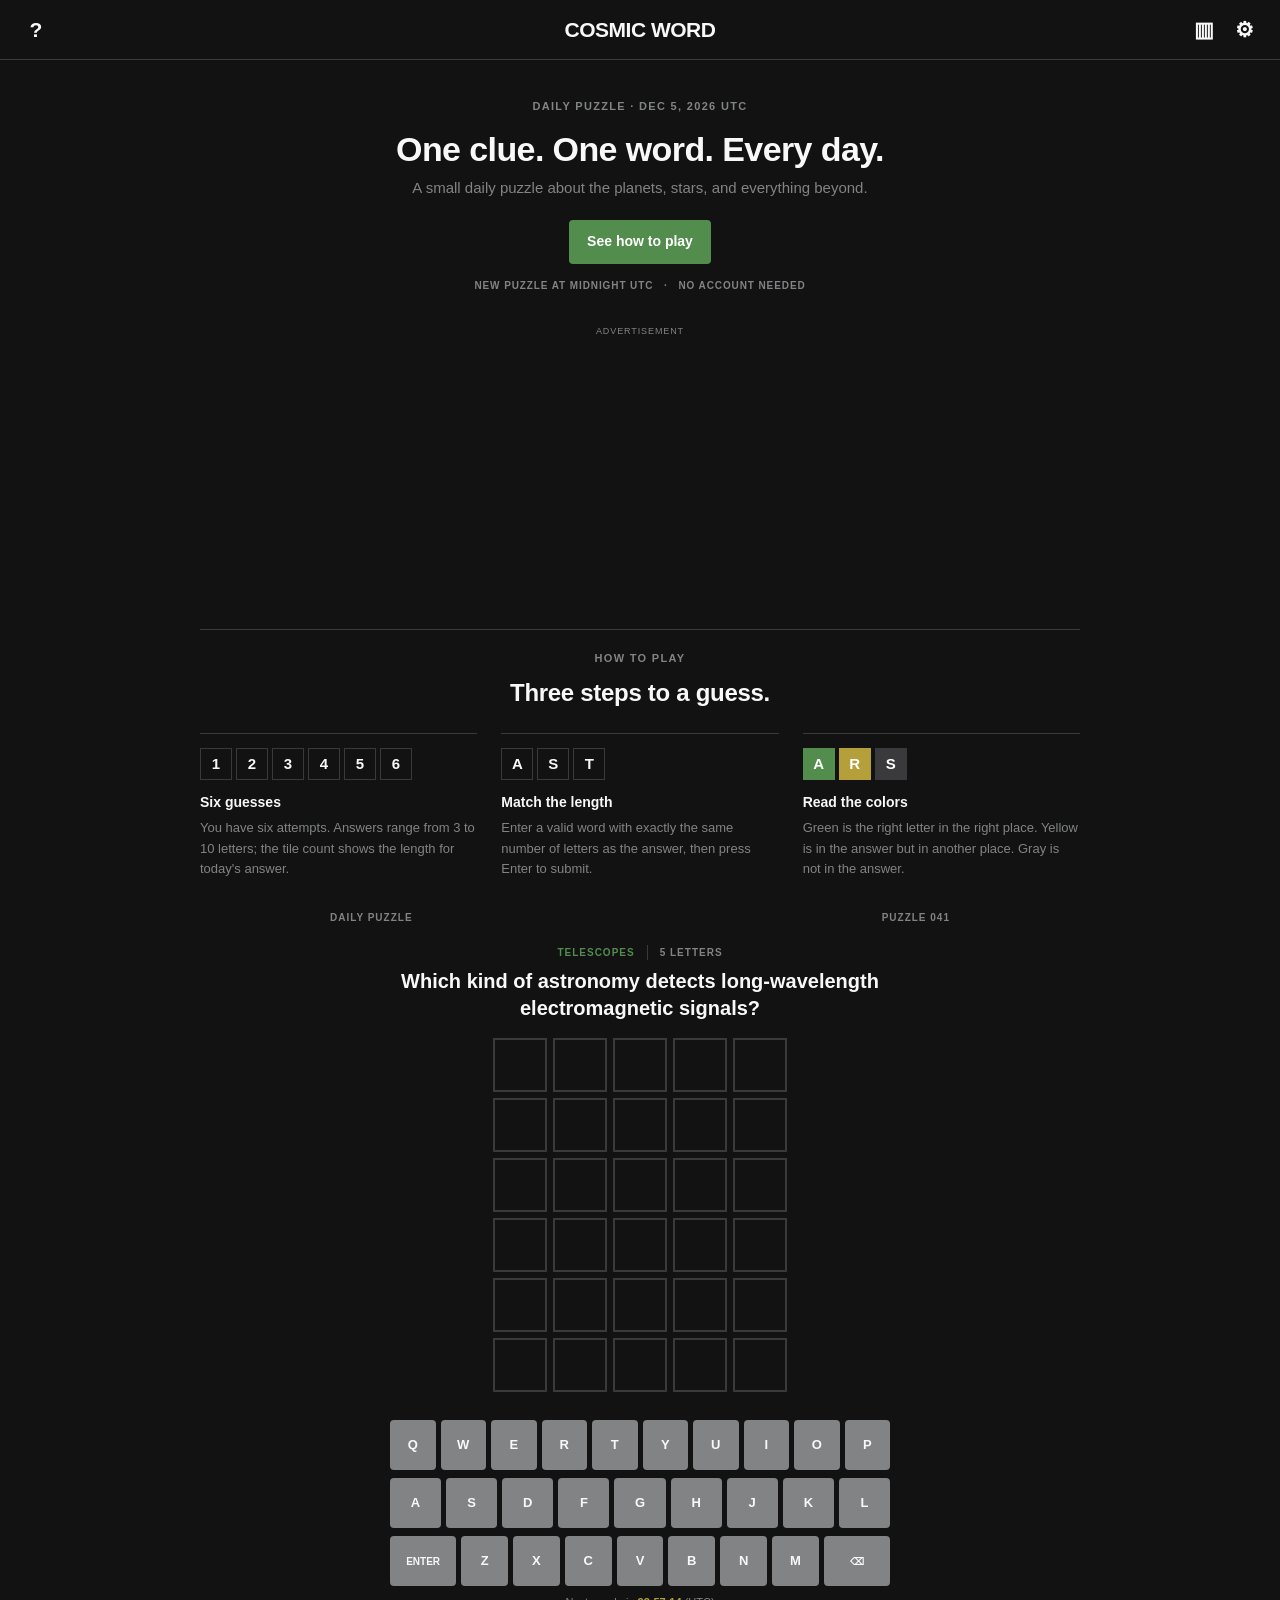
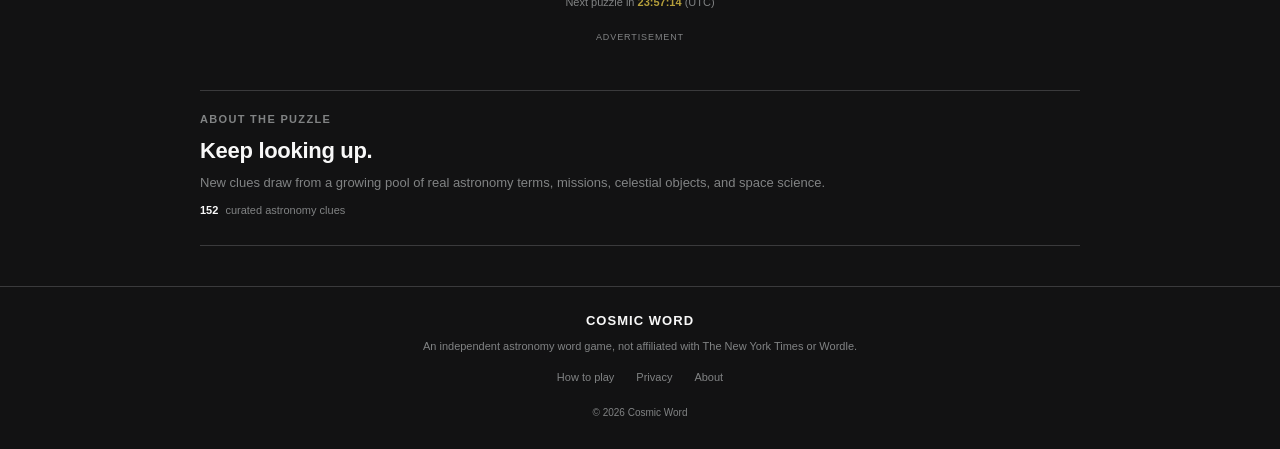
<file: index.html>
<!doctype html>
<html lang="en">
<head>
<meta name="google-adsense-account" content="ca-pub-3481499915866740">
<meta charset="utf-8">
<meta name="viewport" content="width=device-width,initial-scale=1">
<meta name="theme-color" content="#121213">
<meta name="description" content="A daily astronomy word puzzle. Solve today's clue in six tries.">
<title>Cosmic Word — Daily Astronomy Puzzle</title>
<script async src="https://pagead2.googlesyndication.com/pagead/js/adsbygoogle.js?client=ca-pub-3481499915866740" crossorigin="anonymous"></script>
<link rel="icon" href="assets/favicon.svg" type="image/svg+xml">
<link rel="stylesheet" href="styles.css">
</head>
<body class="dark">
<header class="topbar">
  <button class="icon-button" id="helpButton" aria-label="How to play" title="How to play">?</button>
  <a class="brand" href="./" aria-label="Cosmic Word home">COSMIC WORD</a>
  <nav class="header-actions" aria-label="Game options">
    <button class="icon-button" id="statsButton" aria-label="Statistics" title="Statistics">▥</button>
    <button class="icon-button" id="settingsButton" aria-label="Settings" title="Settings">⚙</button>
  </nav>
</header>
<main>
  <section class="hero" id="home">
    <p class="eyebrow" id="todayDate">DAILY PUZZLE</p>
    <h1>One clue. One word. Every day.</h1>
    <p class="lede">A small daily puzzle about the planets, stars, and everything beyond.</p>
    <button class="primary-button" id="launchButton">See how to play</button>
    <p class="microcopy">NEW PUZZLE AT MIDNIGHT UTC <span>·</span> NO ACCOUNT NEEDED</p>
  </section>

  <!-- Adsterra Banner 300x250: generated for cosmic-word.anvian.workers.dev. -->
  <div class="ad-slot ad-hero adsterra-banner" id="ad-hero-wrapper" aria-label="Advertisement">
    <div class="ad-label">ADVERTISEMENT</div>
    <div class="ad-inner ad-inner-banner" id="adsterra-banner-300x250">
      <script>
        atOptions = {
          'key' : 'a68e0cfa9732bb78490c968960159d76',
          'format' : 'iframe',
          'height' : 250,
          'width' : 300,
          'params' : {}
        };
      </script>
      <script src="https://bicea.org/22/a68e0cfa9732bb78490c968960159d76"></script>
    </div>
  </div>

  <section class="how-section" id="how" aria-labelledby="howTitle">
    <div class="section-heading"><p class="eyebrow">HOW TO PLAY</p><h2 id="howTitle">Three steps to a guess.</h2></div>
    <div class="instruction-cards">
      <article class="instruction-card">
        <div class="example" role="img" aria-label="Six attempts, numbered one through six"><b>1</b><b>2</b><b>3</b><b>4</b><b>5</b><b>6</b></div>
        <h3>Six guesses</h3><p>You have six attempts. Answers range from 3 to 10 letters; the tile count shows the length for today's answer.</p>
      </article>
      <article class="instruction-card">
        <div class="example" role="img" aria-label="Three example letter tiles"><b>A</b><b>S</b><b>T</b></div>
        <h3>Match the length</h3><p>Enter a valid word with exactly the same number of letters as the answer, then press Enter to submit.</p>
      </article>
      <article class="instruction-card">
        <div class="example" role="img" aria-label="Green, yellow and gray feedback tiles"><b class="example-green">A</b><b class="example-yellow">R</b><b class="example-gray">S</b></div>
        <h3>Read the colors</h3><p>Green is the right letter in the right place. Yellow is in the answer but in another place. Gray is not in the answer.</p>
      </article>
    </div>
  </section>

  <section class="game-section" id="game" aria-label="Daily word puzzle">
    <div class="mission-line"><span>DAILY PUZZLE</span><span id="missionNumber">PUZZLE 001</span></div>
    <div class="clue-panel">
      <div class="clue-meta"><span id="puzzleTopic">ASTRONOMY</span><span id="puzzleLength">4 LETTERS</span></div>
      <h2 id="puzzleQuestion">Loading today's clue…</h2>
    </div>
    <div class="board" id="board" role="grid" aria-label="Guess grid"></div>
    <div class="keyboard" id="keyboard" aria-label="On-screen keyboard"></div>
    <p class="game-result" id="gameResult" role="status" hidden></p>
    <p class="reset-note">Next puzzle in <span id="countdown">--:--:--</span> (UTC)</p>
  </section>

  <!-- Adsterra Native Banner: generated for cosmic-word.anvian.workers.dev. -->
  <div class="ad-slot ad-native" id="ad-native-wrapper" aria-label="Advertisement">
    <div class="ad-label">ADVERTISEMENT</div>
    <div class="ad-inner ad-inner-native">
      <script async="async" data-cfasync="false" src="https://bicea.org/21/de8188ea1f72de11d89957d0cc34f97f"></script>
      <div id="container-de8188ea1f72de11d89957d0cc34f97f"></div>
    </div>
  </div>

  <section class="curiosity">
    <p class="eyebrow">ABOUT THE PUZZLE</p>
    <h2>Keep looking up.</h2>
    <p>New clues draw from a growing pool of real astronomy terms, missions, celestial objects, and space science.</p>
    <p class="word-count"><strong id="wordCount">152</strong> curated astronomy clues</p>
  </section>
</main>

<footer>
  <div class="footer-brand">COSMIC WORD</div>
  <p>An independent astronomy word game, not affiliated with The New York Times or Wordle.</p>
  <nav><a href="#how">How to play</a><a href="privacy.html">Privacy</a><a href="about.html">About</a></nav>
  <small>© <span id="year"></span> Cosmic Word</small>
</footer>

<dialog id="helpDialog" class="modal">
  <form method="dialog">
    <button class="close-button" aria-label="Close">×</button>
    <p class="eyebrow">HOW TO PLAY</p><h2>Find today's word</h2>
    <p>Read the astronomy clue and match the letter count shown above the grid. Answers range from 3 to 10 letters. Enter a valid word of that length; you have six guesses.</p>
    <p><b class="inline-correct">Green</b> means the letter is correct and in the right place. <b class="inline-present">Yellow</b> means the letter belongs elsewhere. <b class="inline-absent">Gray</b> means the letter is not in the answer.</p>
    <p>A new clue and answer arrive at midnight UTC. Your progress is saved in this browser.</p>
    <button class="primary-button">Got it</button>
  </form>
</dialog>

<dialog id="statsDialog" class="modal">
  <form method="dialog">
    <button class="close-button" aria-label="Close">×</button>
    <p class="eyebrow">YOUR RECORD</p><h2>Statistics</h2>
    <div class="stats-grid">
      <div><strong id="played">0</strong><small>PLAYED</small></div>
      <div><strong id="winRate">0%</strong><small>WIN RATE</small></div>
      <div><strong id="streak">0</strong><small>STREAK</small></div>
      <div><strong id="bestStreak">0</strong><small>BEST STREAK</small></div>
    </div>
    <h3>Guess distribution</h3><div id="distribution" class="distribution"></div>
    <button class="primary-button" id="shareButton" type="button">Share results</button>
    <p class="status" id="shareStatus" aria-live="polite"></p>
    <button class="secondary-button">Close</button>
  </form>
</dialog>

<dialog id="settingsDialog" class="modal">
  <form method="dialog">
    <button class="close-button" aria-label="Close">×</button>
    <p class="eyebrow">PREFERENCES</p><h2>Settings</h2>
    <label class="setting"><span>Dark theme</span><input type="checkbox" id="darkToggle"></label>
    <label class="setting"><span>High-contrast tiles</span><input type="checkbox" id="contrastToggle"></label>
    <button class="primary-button" id="saveSettings" type="button">Save settings</button>
  </form>
</dialog>
<div id="toast" class="toast" role="status" aria-live="polite"></div>
<script src="words.js"></script>
<script src="app.js"></script>
</body>
</html>
</file>
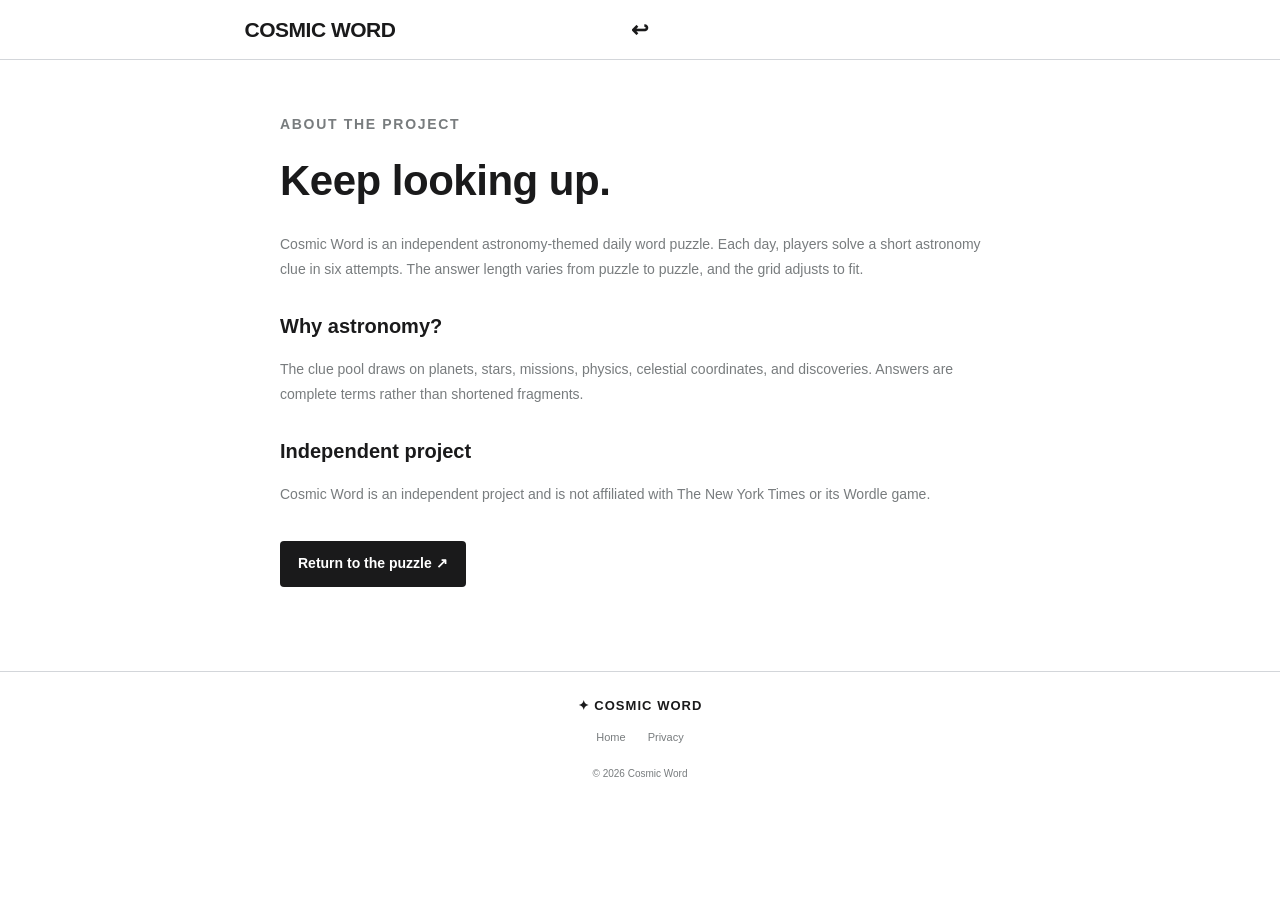
<file: about.html>
<!doctype html><html lang="en"><head>
<meta name="google-adsense-account" content="ca-pub-3481499915866740"><meta charset="utf-8"><meta name="viewport" content="width=device-width,initial-scale=1"><meta name="theme-color" content="#ffffff"><title>About Cosmic Word</title><script async src="https://pagead2.googlesyndication.com/pagead/js/adsbygoogle.js?client=ca-pub-3481499915866740" crossorigin="anonymous"></script><link rel="stylesheet" href="styles.css"></head><body><header class="topbar"><a class="brand" href="./" aria-label="Cosmic Word home">COSMIC WORD</a><a class="icon-button" href="./" aria-label="Back home">↩</a></header><main class="content-page"><p class="eyebrow">ABOUT THE PROJECT</p><h1>Keep looking up.</h1><p>Cosmic Word is an independent astronomy-themed daily word puzzle. Each day, players solve a short astronomy clue in six attempts. The answer length varies from puzzle to puzzle, and the grid adjusts to fit.</p><h2>Why astronomy?</h2><p>The clue pool draws on planets, stars, missions, physics, celestial coordinates, and discoveries. Answers are complete terms rather than shortened fragments.</p><h2>Independent project</h2><p>Cosmic Word is an independent project and is not affiliated with The New York Times or its Wordle game.</p><p><a class="primary-button inline-button" href="./">Return to the puzzle ↗</a></p></main><footer><div class="footer-brand">✦ COSMIC WORD</div><nav><a href="./">Home</a><a href="privacy.html">Privacy</a></nav><small>© <span id="year">2026</span> Cosmic Word</small></footer></body></html>
</file>
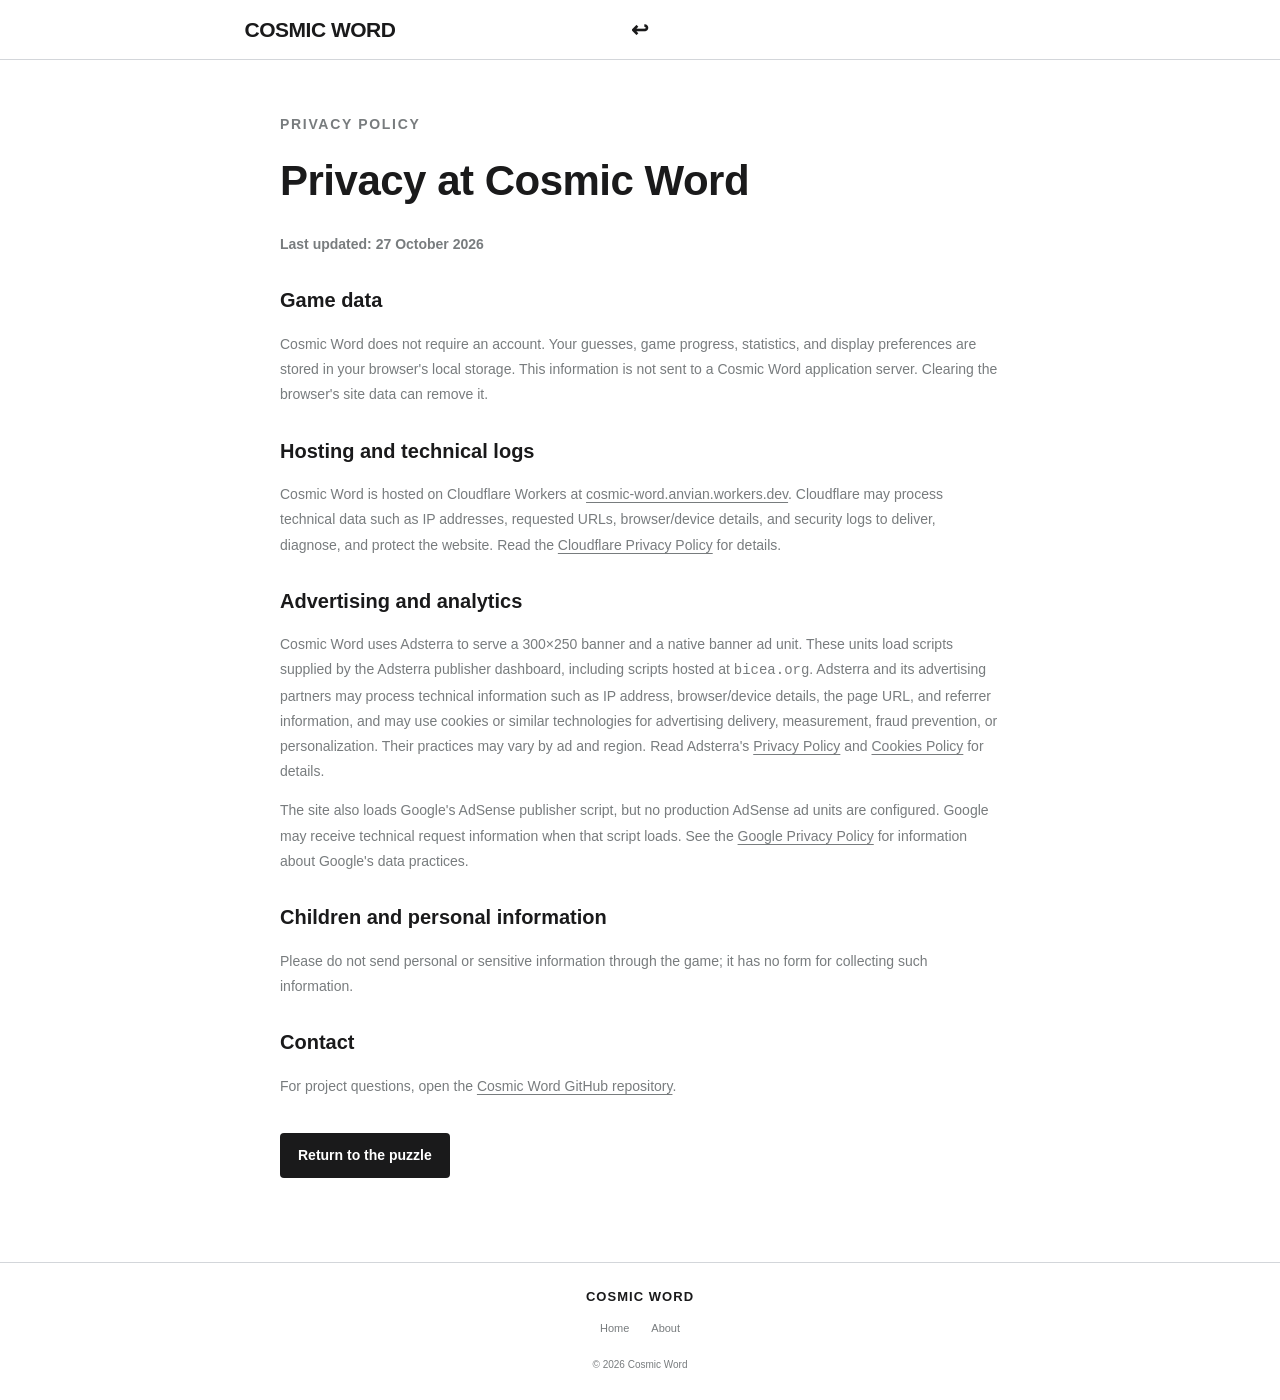
<file: privacy.html>
<!doctype html>
<html lang="en">
<head>
<meta name="google-adsense-account" content="ca-pub-3481499915866740">
<meta charset="utf-8">
<meta name="viewport" content="width=device-width,initial-scale=1">
<meta name="theme-color" content="#ffffff">
<title>Privacy — Cosmic Word</title><script async src="https://pagead2.googlesyndication.com/pagead/js/adsbygoogle.js?client=ca-pub-3481499915866740" crossorigin="anonymous"></script>
<link rel="stylesheet" href="styles.css">
</head>
<body>
<header class="topbar">
  <a class="brand" href="./" aria-label="Cosmic Word home">COSMIC WORD</a>
  <a class="icon-button" href="./" aria-label="Back home">↩</a>
</header>
<main class="content-page">
  <p class="eyebrow">PRIVACY POLICY</p>
  <h1>Privacy at Cosmic Word</h1>
  <p><strong>Last updated: 27 October 2026</strong></p>
  <h2>Game data</h2>
  <p>Cosmic Word does not require an account. Your guesses, game progress, statistics, and display preferences are stored in your browser's local storage. This information is not sent to a Cosmic Word application server. Clearing the browser's site data can remove it.</p>
  <h2>Hosting and technical logs</h2>
  <p>Cosmic Word is hosted on Cloudflare Workers at <a href="https://cosmic-word.anvian.workers.dev/" rel="noopener noreferrer">cosmic-word.anvian.workers.dev</a>. Cloudflare may process technical data such as IP addresses, requested URLs, browser/device details, and security logs to deliver, diagnose, and protect the website. Read the <a href="https://www.cloudflare.com/privacypolicy/" rel="noopener noreferrer">Cloudflare Privacy Policy</a> for details.</p>
  <h2>Advertising and analytics</h2>
  <p>Cosmic Word uses Adsterra to serve a 300×250 banner and a native banner ad unit. These units load scripts supplied by the Adsterra publisher dashboard, including scripts hosted at <code>bicea.org</code>. Adsterra and its advertising partners may process technical information such as IP address, browser/device details, the page URL, and referrer information, and may use cookies or similar technologies for advertising delivery, measurement, fraud prevention, or personalization. Their practices may vary by ad and region. Read Adsterra's <a href="https://adsterra.com/privacy-policy-managed" rel="noopener noreferrer">Privacy Policy</a> and <a href="https://adsterra.com/cookies/" rel="noopener noreferrer">Cookies Policy</a> for details.</p>
  <p>The site also loads Google's AdSense publisher script, but no production AdSense ad units are configured. Google may receive technical request information when that script loads. See the <a href="https://policies.google.com/privacy" rel="noopener noreferrer">Google Privacy Policy</a> for information about Google's data practices.</p>
  <h2>Children and personal information</h2>
  <p>Please do not send personal or sensitive information through the game; it has no form for collecting such information.</p>
  <h2>Contact</h2>
  <p>For project questions, open the <a href="https://github.com/Anvith-Kanchan/cosmic-word">Cosmic Word GitHub repository</a>.</p>
  <p><a class="primary-button inline-button" href="./">Return to the puzzle</a></p>
</main>
<footer>
  <div class="footer-brand">COSMIC WORD</div>
  <nav><a href="./">Home</a><a href="about.html">About</a></nav>
  <small>© 2026 Cosmic Word</small>
</footer>
</body>
</html>
</file>
<file: styles.css>
:root {
  color-scheme: light;
  --bg: #ffffff;
  --surface: #fafafa;
  --text: #1a1a1b;
  --muted: #787c7e;
  --border: #d3d6da;
  --key: #d3d6da;
  --correct: #6aaa64;
  --present: #c9b458;
  --absent: #787c7e;
  --tile-bg: #ffffff;
  --accent: #1a1a1b;
  --accent-hover: #343436;
  --accent-text: #ffffff;
}
* { box-sizing: border-box; }
html { scroll-behavior: smooth; }
body {
  margin: 0;
  min-height: 100vh;
  background: var(--bg);
  color: var(--text);
  font-family: "Clear Sans", "Helvetica Neue", Arial, sans-serif;
  line-height: 1.5;
}
a { color: inherit; text-decoration: none; }
button { font: inherit; cursor: pointer; }
button:focus-visible, a:focus-visible, input:focus-visible {
  outline: 2px solid var(--text); outline-offset: 3px;
}
.topbar {
  height: 60px; padding: 0 18px; border-bottom: 1px solid var(--border);
  display: grid; grid-template-columns: 1fr auto 1fr; align-items: center;
  background: var(--bg);
}
.icon-button {
  display: grid; place-items: center; width: 36px; height: 36px;
  border: 0; border-radius: 4px; background: transparent; color: var(--text);
  font-family: Arial, sans-serif; font-size: 21px; font-weight: 600;
}
.icon-button:hover { background: var(--surface); }
.brand { font-size: 21px; font-weight: 800; letter-spacing: -.5px; text-align: center; }
.header-actions { justify-self: end; display: flex; gap: 4px; }
main { width: min(100% - 32px, 1000px); margin: 0 auto; }
.hero { text-align: center; padding: 38px 0 8px; }
.eyebrow { margin: 0; color: var(--muted); font-size: 11px; font-weight: 700; letter-spacing: .12em; text-transform: uppercase; }
.hero h1 { margin: 14px 0 8px; font-size: clamp(26px, 4vw, 34px); font-weight: 750; line-height: 1.2; letter-spacing: -.6px; }
.lede { max-width: 520px; margin: 0 auto; color: var(--muted); font-size: 15px; }
.primary-button {
  min-height: 44px; margin-top: 20px; padding: 10px 18px;
  border: 0; border-radius: 4px; background: var(--accent); color: var(--accent-text);
  font-size: 14px; font-weight: 700;
}
.primary-button:hover { background: var(--accent-hover); }
.microcopy { margin: 14px 0 0; color: var(--muted); font-size: 10px; font-weight: 700; letter-spacing: .09em; }
.microcopy span { margin: 0 7px; }
.ad-slot { width: 100%; max-width: 728px; margin: 24px auto 36px; }
.ad-slot[hidden] { display: none !important; }
.ad-label { margin-bottom: 5px; text-align: center; color: var(--muted); font-size: 9px; letter-spacing: .1em; }
.ad-inner {
  min-height: 90px; display: flex; align-items: center; justify-content: space-between;
  gap: 12px; padding: 12px 16px; border: 1px dashed var(--border); background: var(--surface);
}
.ad-inner-banner {
  width: 300px; max-width: 100%; min-height: 250px;
  display: flex; align-items: center; justify-content: center;
  margin: 0 auto; padding: 0; border: 0; background: transparent;
}
.ad-native { max-width: 880px; margin: 20px auto 30px; }
.ad-inner-native {
  display: block; width: 100%; min-height: 0;
  padding: 0; border: 0; background: transparent;
}
.ad-inner-native #container-de8188ea1f72de11d89957d0cc34f97f {
  width: 100%; max-width: 100%;
}
@media (max-width: 319px) {
  .ad-slot { display: none !important; }
}
.game-section { max-width: 620px; margin: 0 auto; scroll-margin-top: 12px; }
.mission-line { display: flex; align-items: center; justify-content: space-between; gap: 12px; color: var(--muted); font-size: 10px; font-weight: 700; letter-spacing: .1em; }
.clue-panel { max-width: 580px; margin: 20px auto 16px; text-align: center; }
.clue-meta { display: flex; justify-content: center; align-items: center; flex-wrap: wrap; gap: 12px; color: var(--muted); font-size: 10px; font-weight: 700; letter-spacing: .1em; }
.clue-meta span:first-child { color: var(--correct); }
.clue-meta span + span { padding-left: 12px; border-left: 1px solid var(--border); }
.reset-note span { color: var(--present); font-weight: 700; }
.clue-panel h2 { margin: 8px 0 0; font-size: clamp(16px, 2.7vw, 20px); font-weight: 650; line-height: 1.35; }
.board { display: grid; margin: 0 auto; }
.tile {
  display: grid; place-items: center; aspect-ratio: 1; width: 100%;
  border: 2px solid var(--border); background: var(--tile-bg); color: var(--text);
  font-size: var(--tile-font, 24px); font-weight: 700; line-height: 1;
  text-transform: uppercase; user-select: none;
}
.tile.filled { border-color: #878a8c; }
.tile.correct, .key.correct { border-color: var(--correct); background: var(--correct); color: #fff; }
.tile.present, .key.present { border-color: var(--present); background: var(--present); color: #fff; }
.tile.absent, .key.absent { border-color: var(--absent); background: var(--absent); color: #fff; }
.tile.reveal { animation: tile-flip .28s ease both; }
@keyframes tile-flip { from { transform: rotateX(0); } 50% { transform: rotateX(70deg); } to { transform: rotateX(0); } }
.keyboard { width: min(100%, 500px); margin: 28px auto 0; display: flex; flex-direction: column; gap: 8px; }
.key-row { display: flex; justify-content: center; gap: 5px; }
.key {
  flex: 1; min-width: 0; height: 50px; padding: 0 4px;
  border: 0; border-radius: 4px; background: var(--key); color: var(--text);
  font-size: 13px; font-weight: 700; text-transform: uppercase;
}
.key:hover { filter: brightness(.96); }
.key.wide { flex: 1.5; font-size: 10px; }
.key.correct, .key.present, .key.absent { color: #fff; }
.game-result[hidden] { display: none; }
.game-result { min-height: 18px; margin: 12px 0 0; text-align: center; color: var(--muted); font-size: 10px; font-weight: 700; letter-spacing: .09em; }
.reset-note { margin: 8px 0 0; text-align: center; color: var(--muted); font-size: 11px; }
.how-section { max-width: 880px; margin: 26px auto 0; padding: 20px 0 30px; border-top: 1px solid var(--border); scroll-margin-top: 14px; }
.section-heading { text-align: center; }
.section-heading h2 { margin: 8px 0 22px; font-size: 24px; letter-spacing: -.3px; }
.instruction-cards { display: grid; grid-template-columns: repeat(3, minmax(0, 1fr)); gap: 24px; }
.instruction-card { padding: 14px 0 0; border-top: 1px solid var(--border); }
.example { display: flex; gap: 4px; margin-bottom: 12px; }
.example b { display: grid; place-items: center; width: 32px; height: 32px; border: 1px solid var(--border); background: var(--tile-bg); font-size: 15px; }
.example-green { background: var(--correct) !important; color: #fff; border-color: var(--correct) !important; }
.example-yellow { background: var(--present) !important; color: #fff; border-color: var(--present) !important; }
.example-gray { background: var(--absent) !important; color: #fff; border-color: var(--absent) !important; }
.instruction-card h3 { margin: 0 0 5px; font-size: 14px; }
.instruction-card p { margin: 0; color: var(--muted); font-size: 13px; line-height: 1.6; }
.curiosity { margin: 46px auto 40px; max-width: 880px; padding: 20px 0; border-top: 1px solid var(--border); border-bottom: 1px solid var(--border); }
.curiosity h2 { margin: 6px 0; font-size: 22px; letter-spacing: -.3px; }
.curiosity > p:not(.eyebrow) { margin: 6px 0; color: var(--muted); font-size: 13px; }
.word-count { padding-top: 4px; font-size: 11px !important; }
.word-count strong { color: var(--text); margin-right: 4px; }
footer { padding: 24px 16px 26px; border-top: 1px solid var(--border); text-align: center; color: var(--muted); }
.footer-brand { color: var(--text); font-size: 13px; font-weight: 800; letter-spacing: .08em; }
footer p { margin: 8px auto; font-size: 11px; }
footer nav { display: flex; justify-content: center; gap: 22px; margin: 14px 0; font-size: 11px; }
footer a:hover { color: var(--text); text-decoration: underline; }
footer small { font-size: 10px; }
.modal { width: min(440px, calc(100vw - 28px)); padding: 24px; border: 1px solid var(--border); border-radius: 8px; background: var(--bg); color: var(--text); }
.modal::backdrop { background: rgb(0 0 0 / 45%); }
.modal form { position: relative; }
.modal h2 { margin: 8px 0 12px; font-size: 24px; }
.modal h3 { margin: 18px 0 8px; font-size: 14px; }
.modal p { color: var(--muted); font-size: 13px; line-height: 1.6; }
.close-button { float: right; margin-top: -6px; border: 0; background: transparent; color: var(--text); font-size: 25px; }
.modal .primary-button, .modal .secondary-button { width: 100%; margin-top: 16px; }
.secondary-button { min-height: 40px; border: 1px solid var(--border); border-radius: 4px; background: var(--bg); color: var(--text); font-size: 13px; }
.inline-correct { color: var(--correct); }
.inline-present { color: var(--present); }
.inline-absent { color: var(--absent); }
.stats-grid { display: grid; grid-template-columns: repeat(4, 1fr); gap: 8px; margin: 18px 0; }
.stats-grid div { padding: 10px 2px; border: 1px solid var(--border); text-align: center; }
.stats-grid strong { display: block; font-size: 22px; }
.stats-grid small { color: var(--muted); font-size: 8px; font-weight: 700; letter-spacing: .08em; }
.distribution { display: grid; gap: 5px; }
.dist-row { display: flex; align-items: center; gap: 8px; font-size: 12px; }
.dist-bar { min-width: 24px; padding: 1px 7px; background: var(--absent); color: #fff; text-align: right; }
.dist-bar.best { background: var(--correct); }
.status { min-height: 0 !important; font-size: 11px !important; overflow-wrap: anywhere; }
.setting { display: flex; justify-content: space-between; align-items: center; padding: 12px 0; border-bottom: 1px solid var(--border); font-size: 13px; }
.setting input { width: 18px; height: 18px; accent-color: var(--correct); }
.toast { position: fixed; z-index: 5; top: 72px; left: 50%; max-width: calc(100vw - 32px); transform: translate(-50%, -8px); padding: 9px 14px; background: var(--text); color: var(--bg); font-size: 12px; font-weight: 700; opacity: 0; pointer-events: none; transition: opacity .15s, transform .15s; }
.toast.show { opacity: 1; transform: translate(-50%, 0); }
.content-page { width: min(100% - 32px, 720px); min-height: 65vh; padding: 52px 0 70px; margin: auto; }
.content-page h1 { margin: 12px 0 20px; font-size: clamp(30px, 5vw, 42px); letter-spacing: -.5px; }
.content-page h2 { margin-top: 28px; font-size: 20px; }
.content-page p { color: var(--muted); font-size: 14px; line-height: 1.8; }
.inline-button { display: inline-block; }
.content-page a:not(.primary-button) { text-decoration: underline; text-underline-offset: 3px; }
body.dark {
  color-scheme: dark;
  --bg: #121213; --surface: #1a1a1b; --text: #f8f8f8; --muted: #818384;
  --border: #3a3a3c; --key: #818384; --correct: #538d4e; --present: #b59f3b;
  --absent: #3a3a3c; --tile-bg: #121213;
  --accent: #538d4e; --accent-hover: #447842; --accent-text: #ffffff;
}
body.high-contrast { --correct: #f5793a; --present: #85c0f9; }
@media (max-width: 650px) {
  .topbar { height: 56px; padding: 0 9px; }
  .brand { font-size: 18px; }
  .icon-button { width: 32px; height: 32px; font-size: 19px; }
  main { width: min(100% - 24px, 1000px); }
  .hero { padding-top: 28px; }
  .hero h1 { font-size: clamp(24px, 6vw, 30px); }
  .lede { max-width: 440px; font-size: 13px; }
  .microcopy { font-size: 9px; }
  .ad-slot { margin: 22px auto 30px; }
  .ad-inner:not(.ad-inner-banner) { min-height: 60px; padding: 8px 10px; }
  .ad-note { max-width: 55%; font-size: 10px; }
  .game-section { max-width: 100%; }
  .clue-panel { margin: 16px auto; }
  .keyboard { margin-top: 23px; gap: 7px; }
  .key-row { gap: 4px; }
  .key { height: 46px; font-size: 12px; padding: 0 2px; }
  .key.wide { font-size: 9px; }
  .instruction-cards { grid-template-columns: 1fr; gap: 14px; }
  .instruction-card { padding-top: 12px; }
  .curiosity { margin-top: 35px; }
  .stats-grid { grid-template-columns: repeat(2, 1fr); }
}
@media (max-width: 360px) {
  .brand { font-size: 16px; }
  .hero h1 { font-size: 24px; }
  .key { height: 42px; font-size: 10px; }
  .key.wide { font-size: 8px; }
}
@media (prefers-reduced-motion: reduce) {
  *, *::before, *::after { scroll-behavior: auto !important; animation-duration: .01ms !important; transition-duration: .01ms !important; }
}
</file>
